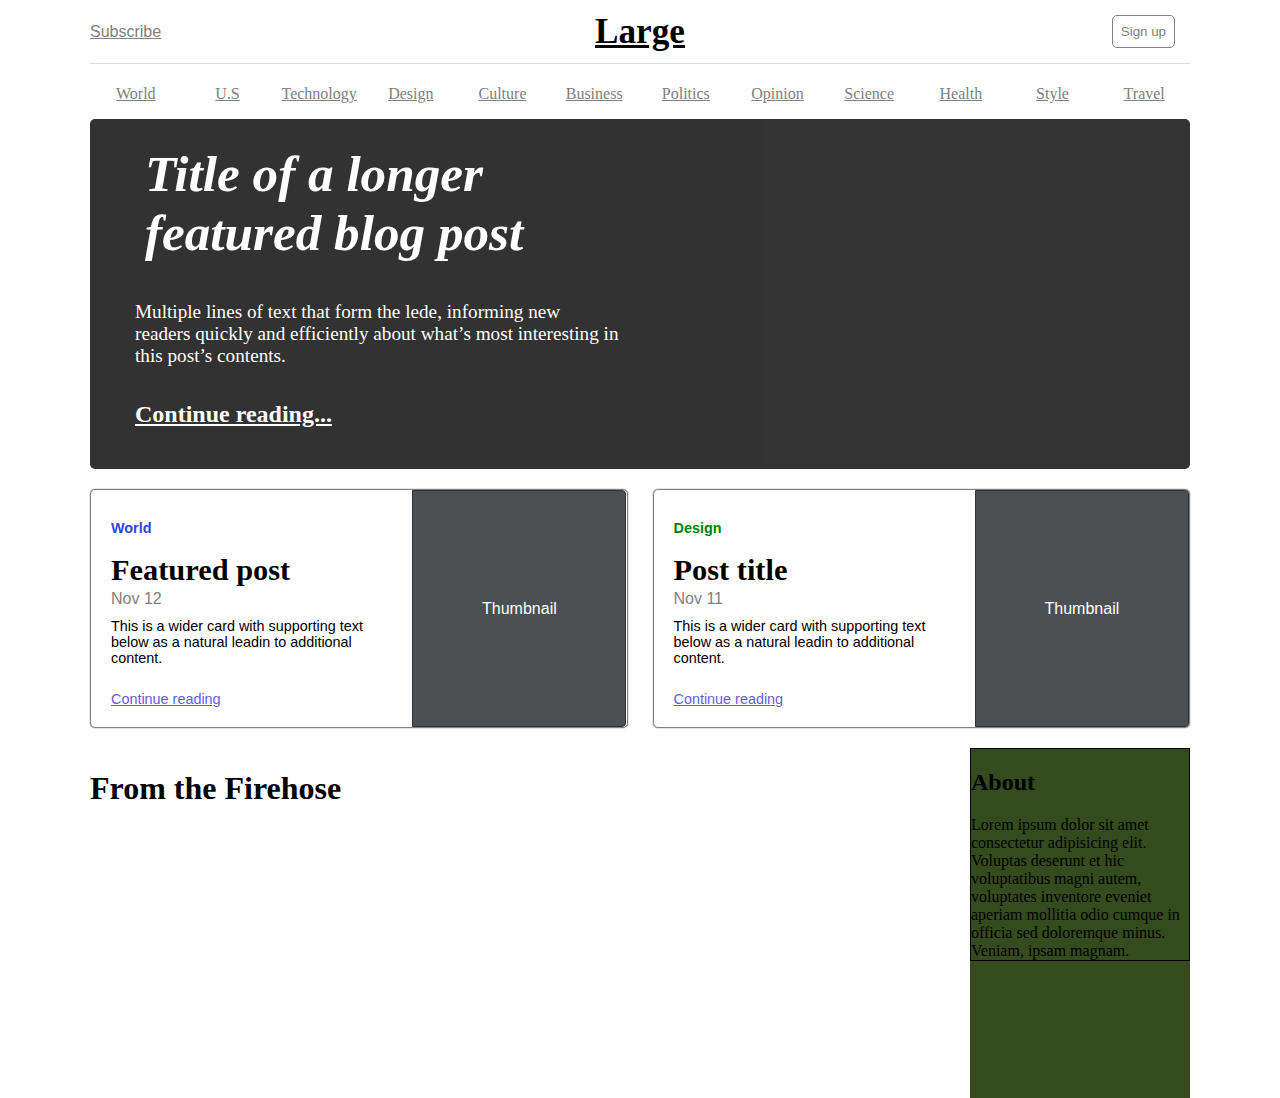
<file: index.html>
<!DOCTYPE html>
<html lang="en">
<head>
    <title>Getboot</title>
    <link rel="stylesheet" href="./style.css">
</head>
<body>
    
    <div class="container">


    <div class="container margin">

      <nav class="row placeholder3">
        <a href="#" class="column placeholder subscribe" id="example">Subscribe</a>
        <a href="#" class="column placeholder2 black">
          <strong class="">
            Large
          </strong>
        </a>

        <div class="row placeholder3t column">
       
          <a href="#">
            <i class="fas fa-search size"></i>
          </a>
        </button>
        <button class="back padding gray gap">
          Sign up
        </button>
      </div>
      </nav>
     </div>
  
      <div class="container narrow">
        <header class="row placeholder4 placeholder5">
          <a href="#" class="column placeholder6">World</a>
          <a href="#" class="column placeholder6">U.S</a>
          <a href="#" class="column placeholder6">Technology</a>
          <a href="#" class="column placeholder6">Design</a>
          <a href="#" class="column placeholder6">Culture</a>
          <a href="#" class="column placeholder6">Business</a>
          <a href="#" class="column placeholder6">Politics</a>
          <a href="#" class="column placeholder6">Opinion</a>
          <a href="#" class="column placeholder6">Science</a>
          <a href="#" class="column placeholder6">Health</a>
          <a href="#" class="column placeholder6">Style</a>
          <a href="#" class="column placeholder6">Travel</a>
        </header>
    
      </div>
  
      <div class="container margin2">
        <main class="row column back2">

           <div class="column">
            <h2 class="placeholder7 container inline width">
              Title of a longer featured blog post
            </h2>
            <p class="placeholder8 column">Multiple lines of text that form the lede, informing new readers quickly and efficiently about what’s most interesting in this post’s contents.</p>
            <p>
              <a href="#example" class="placeholder9">Continue reading...</a>
            </p>
            
           </div>
          
          <h2 class="placeholder7 container column">
          </h2>
        </main>
      </div>
  
      
       <footer class="row column footer2">

        <div class="flex">
         <div class="column max-width">
          <span class="span row column">
            World
          </span>

          <h3 class="h3 row column">
            Featured post
          </h3>

          <span class="span2 row column">
            Nov 12
          </span>

          <section class="section row column">
            This is a wider card with supporting text below as a natural leadin to additional content.
          </section>

          <a href="#" class="a row">
            Continue reading
          </a>
          
         </div>

         <div class="float">
          Thumbnail
        </div>
      </div>



      <div class="flex">
        <div class="column max-width">
         <span class="span row column design">
           Design
         </span>

         <h3 class="h3 row column title">
           Post title
         </h3>

         <span class="span2 row column">
           Nov 11
         </span>

         <section class="section row column">
           This is a wider card with supporting text below as a natural leadin to additional content.
         </section>

         <a href="#" class="a row">
           Continue reading
         </a>
         
        </div>

        <div class="float">
         Thumbnail
       </div>
     </div>
       </footer>

        <div class="column row">
<div class="column">
  <h1>From the Firehose</h1>
</div>
<aside class="aside-bottom">
  <div class="column border ">
    <h2>About</h2>
    <div>Lorem ipsum dolor sit amet consectetur adipisicing elit. Voluptas deserunt et hic voluptatibus magni autem, voluptates inventore eveniet aperiam mollitia odio cumque in officia sed doloremque minus. Veniam, ipsam magnam.</div>
  </div>

</div>
</aside>

</body>
</html>
</file>
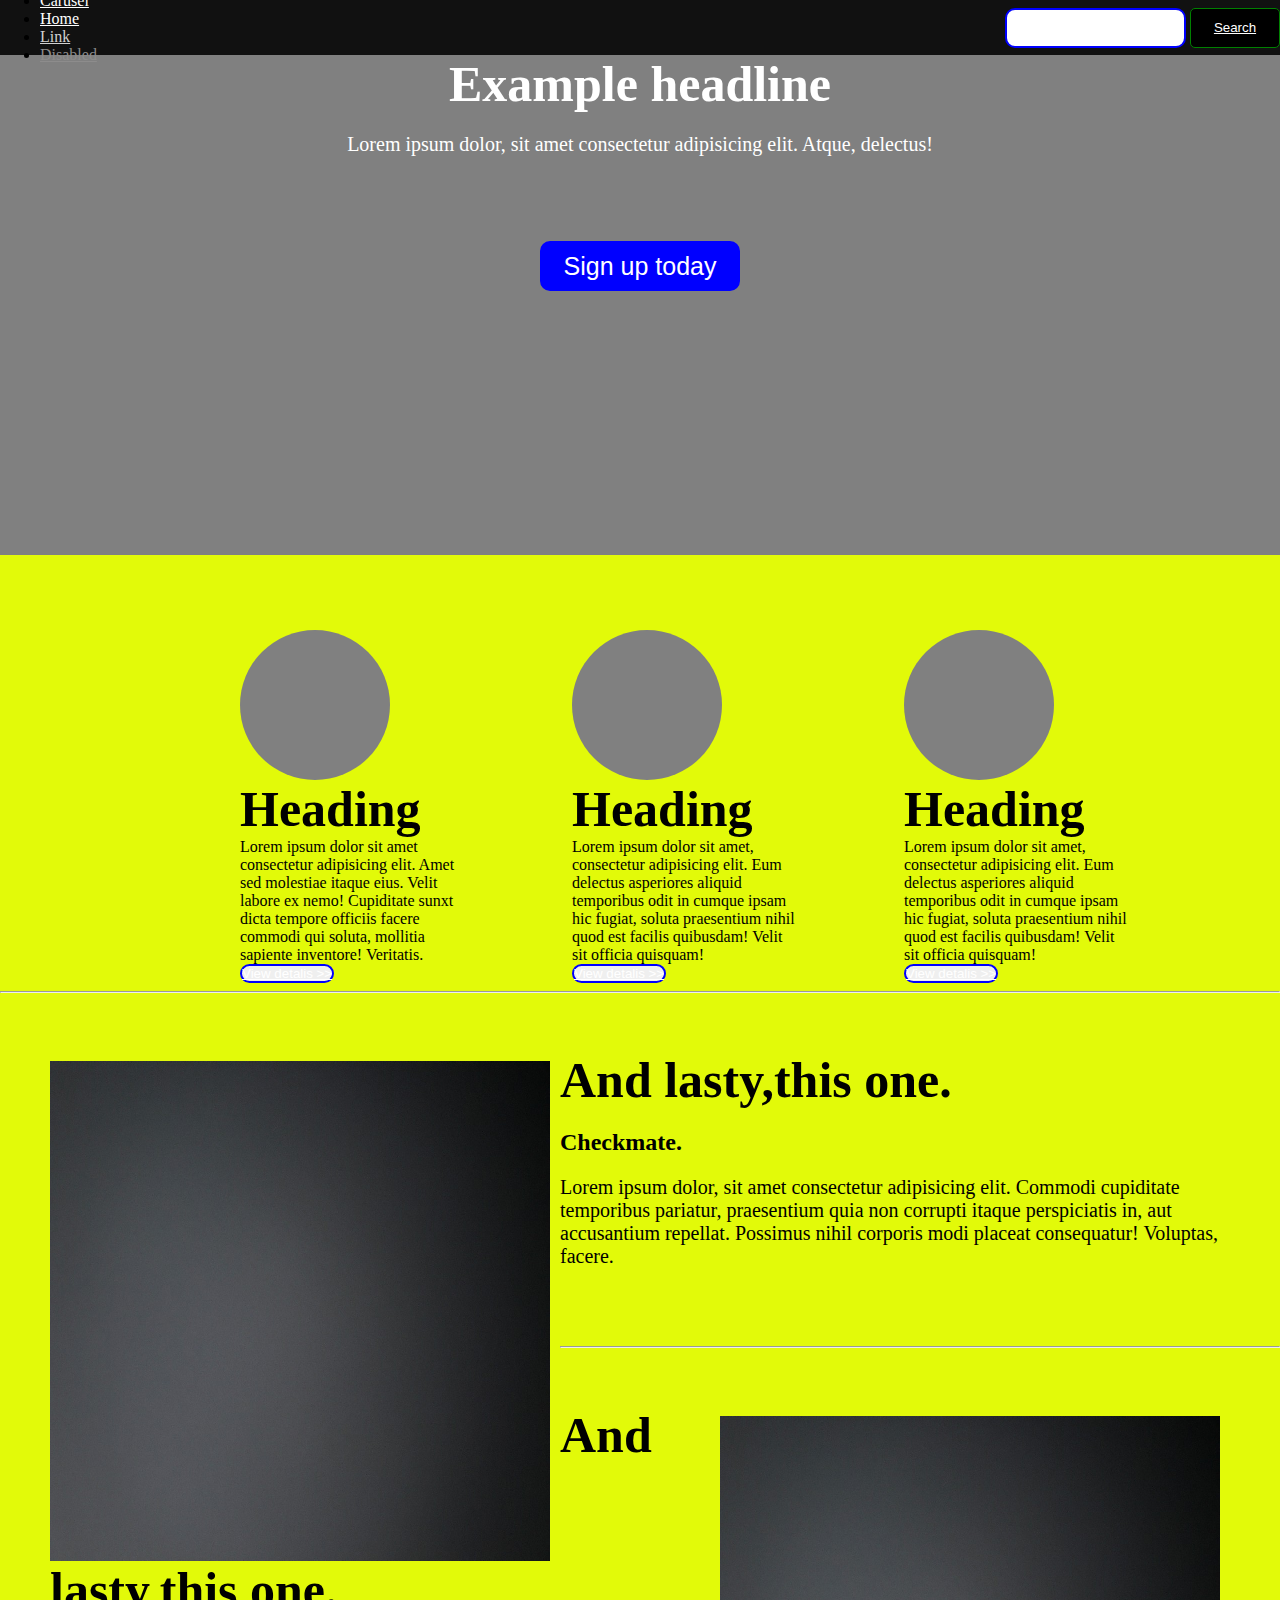
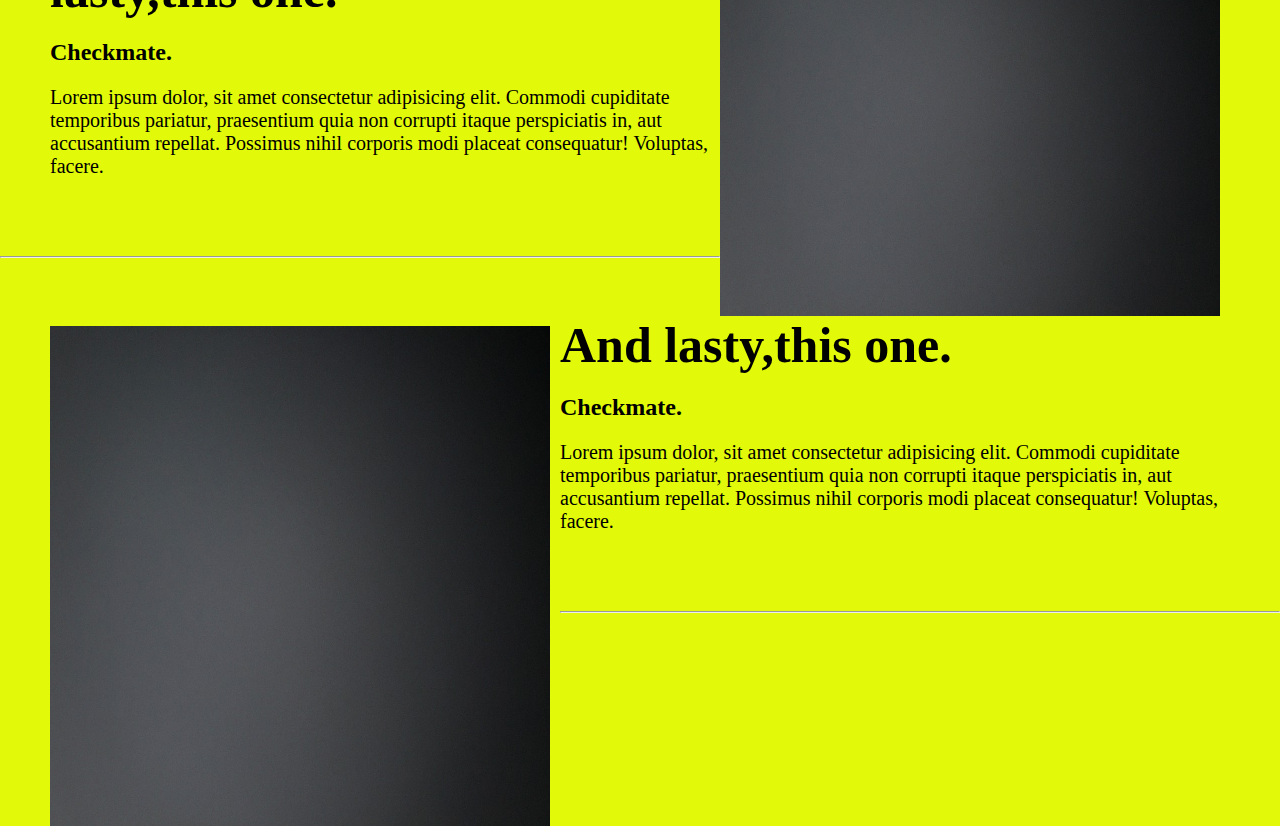
<file: class.html>
<!DOCTYPE html>
<html lang="en">
<head>
    <title>Document</title>
    <link rel="stylesheet" href="./class.css">
   
</head>
<body>
        <div class="navbar-nav">
<ul>
    <li>
        <a href="#">Carusel</a>
    </li>
    <li>
        <a href="#">Home</a>
    </li>
    <li>
        <a class="white" href="#">Link</a>
    </li>
    <li>
        <a class="gray" href="#">Disabled</a>
    </li>
</ul>
<div>
<input class="the">
    
</input>
<button class="tap">
    <a href="">Search</a>
</button>
</div>
</div>
</nav>
<header>
    <div class="x">
<div class="center">
  <h1>Example headline</h1>
<p class="">Lorem ipsum dolor, sit amet consectetur adipisicing elit. Atque, delectus!</p>
<button class="active but">Sign up today</button> 
</div>
    </div>
</header>
    <div class="container">
        <div class="row">
          <div class="col">
          
            <div class="tr"></div>
            <h1>Heading</h1>
            Lorem ipsum dolor sit amet consectetur adipisicing elit. Amet sed
            molestiae itaque eius. Velit labore ex nemo! Cupiditate sunxt dicta
            tempore officiis facere commodi qui soluta, mollitia sapiente
            inventore! Veritatis.
            <button class="button">
              <a href="">View detalis >></a>
            </button>

          </div>
 <div class="col">
            <div class="tr"></div>
            <h1>Heading</h1>
            Lorem ipsum dolor sit amet, consectetur adipisicing elit. Eum delectus
            asperiores aliquid temporibus odit in cumque ipsam hic fugiat, soluta
            praesentium nihil quod est facilis quibusdam! Velit sit officia
            quisquam!
            <button class="button">
              <a href="">View detalis >></a>
            </button>
          </div>
          <div class="col">
            <div class="tr"></div>
            <h1>Heading</h1>
            Lorem ipsum dolor sit amet, consectetur adipisicing elit. Eum delectus
            asperiores aliquid temporibus odit in cumque ipsam hic fugiat, soluta
            praesentium nihil quod est facilis quibusdam! Velit sit officia
            quisquam!
            <button class="button">
              <a href="">View detalis >></a>
            </button>
          </div>
        </div>
      </div>
<hr>
<div class="q">
<article> 
   <img  src="./Images/b2b3862ac1017aa770a23ebe21b47507.jpg" alt="#" class="width left height">
   <h1>And lasty,this one.</h1><h2>Checkmate.</h2>
    <p> Lorem ipsum dolor, sit amet consectetur adipisicing elit. Commodi cupiditate temporibus pariatur, praesentium quia non corrupti itaque perspiciatis in, aut accusantium repellat. Possimus nihil corporis modi placeat consequatur! Voluptas, facere. </p> </article>
<hr>
     <article> 
         <img src="./Images/b2b3862ac1017aa770a23ebe21b47507.jpg" alt="#" class="width right height">
          <h1>And lasty,this one.</h1><h2>Checkmate.</h2>
          <p> Lorem ipsum dolor, sit amet consectetur adipisicing elit. Commodi cupiditate temporibus pariatur, praesentium quia non corrupti itaque perspiciatis in, aut accusantium repellat. Possimus nihil corporis modi placeat consequatur! Voluptas, facere. </p>
         </article>
         <hr>
         <article>
         <img src="./Images/b2b3862ac1017aa770a23ebe21b47507.jpg" alt="#" class="width left height">
         <h1>And lasty,this one.</h1><h2>Checkmate.</h2>
         <p> Lorem ipsum dolor, sit amet consectetur adipisicing elit. Commodi cupiditate temporibus pariatur, praesentium quia non corrupti itaque perspiciatis in, aut accusantium repellat. Possimus nihil corporis modi placeat consequatur! Voluptas, facere. </p> </article>
 
        </div>
        <hr>
        <footer>

        </footer>
          
</body>
</html>
</file>
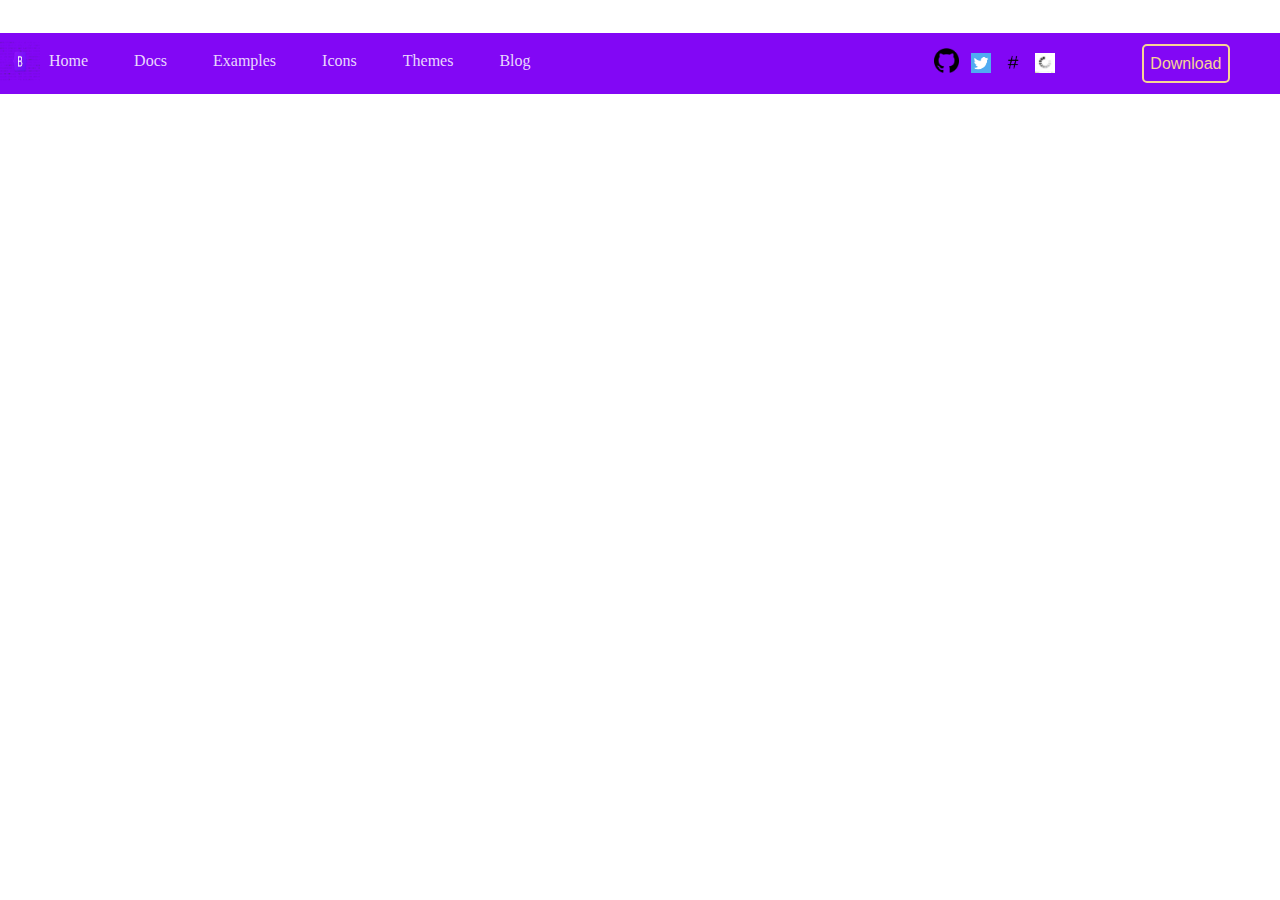
<file: gfcghfv.html>
<!DOCTYPE html>
<html lang="en">

<head>
    <meta charset="UTF-8">
    <meta http-equiv="X-UA-Compatible" content="IE=edge">
    <meta name="viewport" content="width=device-width, initial-scale=1.0">
    <title>Examples.bootstrap</title>
    <link rel="stylesheet" href="home.css">
</head>
<body>
    <header>
        <nav class="navbar navbar-fixed navbar-red">
            <img class="ex001" src="./Images/bootstrap-icons.png" alt="" width="40" height="40">
            <ul>
                <li><a href="#">Home</a></li>
                <li><a href="#">Docs</a></li>
                <li><a href="#">Examples</a></li>
                <li><a href="#">Icons</a></li>
                <li><a href="#">Themes</a></li>
                <li><a href="#">Blog</a></li>
                <button class="bot-orange">Download</button>
            </ul>
            <div class="ex55">
                <img src="./Images/25231.png" width="25" height="25" alt="">
                <img src="./Images/Без названия.png" alt="" width="20" height="20">
                <img src="./Images/Number_sign.svg.png" alt="" width="20" height="20">
                <img src="./Images/загрузка-знака-ж-ать-на-значке-интернета-п-оском-сти-е-83191929.jpg" alt="" width="20" height="20">
            </div>
        </nav>
    </header>
    
</body>

</html>
</file>
<file: style.css>
body {
    margin: 0;
  }
* {
    box-sizing: border-box;
}
  .placeholder {
    color: white;
    font-weight: bold;
    font-family: 'Segoe UI', Tahoma, Geneva, Verdana, sans-serif;
    font-size: 1.3rem;
    display: flex;
    align-items: center;
    justify-content: center;
    text-transform: uppercase;
  }
  .placeholder2 {
    color: white;
    font-weight: bold;
    font-size: 2.2rem;
    display: flex;
    align-items: center;
    justify-content: center;
    text-transform: capitalize;
  }
  .placeholder3 {
    color: white;
    font-weight: bold;
    font-size: 2.2rem;
    display: flex;
    align-items: center;
    
    text-transform: capitalize;
    background-color: white;
    border-bottom: 1px solid rgb(235, 215, 215);
    justify-content: center;
    justify-content: space-between;
  }
  .placeholder3t {
    justify-content: flex-end;
  }
  .placeholder4 {
    background-color: white;
  }
  .placeholder5 {
    color: white;
    font-weight: 100;
    font-size: 1rem;
    display: flex;
    align-items: center;
    justify-content: center;
    text-transform: capitalize;
  }
  .margin2 {
    margin: -35px 0 0 0;
    border-radius: 5px;
  }
  .narrow {
    max-height: 55px;
  }
  .placeholder6 {
    font-weight: 100;
    font-size: 1rem;
    display: flex;
    align-items: center;
    justify-content: center;
    text-transform: capitalize;
    color: grey;
    padding: 0 0.5rem;
    margin: -90px 0 0 0;
  }
  .placeholder7 {
    color: white;
    font-weight: bold;
    
    font-style: italic;
    font-size: 3.2rem;
    display: flex;
    align-items: center;
    justify-content: center;
    margin: 15px;
  }
  .placeholder8 {
    color: white;
    font-size: 1.2rem;
    display: flex;
    align-items: center;
    justify-content: center;
    padding: 20px;
    padding-left: 45px;
  }
  .placeholder9 {
    font-weight: bold;
    color: white;
    font-size: 1.5rem;
    display: flex;
    align-items: center;
    justify-content: left;
    padding: 20px;
    padding-left: 45px;
    margin-top: -25px;
  }
  .footer2 {
    background-color: white;
    padding: 10px 0;
    margin: 10px 0;
    display: flex;
    gap: 25px;
  }
  .span {
    color: rgb(48, 67, 238);
    font-weight: bold;
    font-size: 0.9rem;
    font-family: Verdana, Geneva, Tahoma, sans-serif;
    padding: 20px;
    padding-bottom: 5px;
    padding-top: 15px;
    margin-top: 15px;
  }
  .h3 {
    font-size: 1.9rem;
    font-weight: bold;
    padding: 20px;
    padding-top: 5px;
    margin-top: -1px;
    line-height: 50px;
  }
  .span2 {
    color: gray;
    padding: 20px;
    margin-top: -75px;
    font-size: 1rem;
    font-family: Verdana, Geneva, Tahoma, sans-serif;
  }
  .section {
    font-family: Verdana, Geneva, Tahoma, sans-serif;
    font-size: 0.9rem;
    padding: 20px;
    margin-top: -30px;
    margin-bottom: -15px;
  }
  .a {
    color: rgb(94, 94, 226);
    padding: 20px;
    font-family: Verdana, Geneva, Tahoma, sans-serif;
    font-size: 0.9rem;
  }
  .float {
    border: 1px solid black;
    float: right;
    width: 40%;
    border-top-right-radius: 4px;
    border-bottom-right-radius: 4px;
    text-align: center;
    display: flex;
    justify-content: center;
    align-items: center;
    font-size: 1rem;
    font-family: Verdana, Geneva, Tahoma, sans-serif;
    color: white;
    background-color: rgb(33, 37, 41);
    opacity: 0.8;
  }
  .max-width {
    max-width: 60%;
   
  }
  .flex {
    display: flex;
    border: 1px solid gray;
    max-width: 550px;
    border-radius: 5px;
    box-shadow: 0 0 1px black;
  }
  .design {
    color: green;
  }
  .title {
    flex-wrap: wrap;
  }
  .back2 {
    background-color: rgb(0, 0, 0);
    opacity: 0.8;
    border-radius: 5px;
  }
  .inline {
    flex-wrap: wrap;
  }
  .width {
    padding-top: 25px;
    gap: 15px;
    width: 80%;
    flex-grow: 1;
  }
  .black {
    color: black;
  }
  .black:hover {
    text-decoration: none;
  }
  .subscribe {
    font-size: 1rem;
    text-transform: capitalize;
    font-weight: 100;
    color: gray;
    justify-content: flex-start;
  }
  .gap {
    cursor: pointer;
  }
  
  .back {
    background-color: white;
  }
  .border {
    border: none;
  border: solid 1px;
  }
  .size {
    font-size: 20px;
    color: gray;
    font-weight: 100;
  }
  .padding {
    padding: 8px;
    border: 1px solid gray;
    border-radius: 5px;
    color: gray;
    text-decoration: none;
    margin: 15px;
  }
  .padding:hover {
    background-color: grey;
    color: white;
    cursor: pointer;
  }
  nav {
    background-color: tomato;
    min-height: 60px;
  }
  header {
    background-color: burlywood;
    min-height: 150px;
  }
  
  main {
    background-color: rgb(94, 83, 70);
    min-height: 350px;
  }
  
  aside {
    background-color: rgb(52, 75, 29);
    min-height: 350px;
  }
  
  footer {
    background-color: cadetblue;
    min-height: 80px;
  }
  .row {
    display: flex;
  }
  
  .column {
  
    flex: 1 0 0;
  

  }
  
  .container {
    max-width: 1100px;
    margin: 0 auto;
  }
.align-left {
  text-align: left;
}
.left {
  display: flex;

}
.aside-bottom {
  width: 20%;
}
</file>
<file: class.css>
:root {
    --primery: blue ;
    --bg-color: rgb(226, 250, 9);
    --main-padding: .5rem;
}


body {
    margin: 0;
    background: var(--bg-color);
}
a {
    color: var(--primery);
}
input {
    padding:  var(--primery);
    border-radius: 1rem;
    border: 2px solid var(--primery);
}
button {
     padding:  var(--primery);
    border-radius: 1rem;
    border: 2px solid var(--primery);
}


* {
    box-sizing: border-box;
}
.container {
max-width: 980px;
margin: 0 auto;

}
.row {
display: flex;
margin: 0 -.5rem;
}
.col {
flex: 1 0 0;
margin-left: 90px;
}
[class^="col"] {
    padding: 0 .5rem;
}
.col-auto {
    flex: 1 0 0;
}
.tr {
border-radius: 100px;
width: 150px;
height: 150px;
background-color: gray;

}
.tr-2 {
    width: 315px;
    height: 200px;
    text-align: center;
    background-color: rgb(56, 55, 55);
  color: white;
}
a {

}
.border {
    border: 0.7px solid black;
 
}
.flex {
    display: flex;
    justify-content: space-between;
}
span {
    padding: 10px;
}
.div-1 {
    width: 350px;
    height: 410px;
    background-color: green;
    color: white;
}
.why {
    padding-top: 10px;
    padding-right: 10px;
    padding-left: 15px;
    padding-bottom: 15px;
}
.navbar {

}

.navbar ul {
  padding: 0;
  margin: 0;
  list-style-type: none;
}
.navbar ul li  {
  display: inline-flex;
}
.navbar ul li {
 
 padding: 10px 15px;
 text-decoration: none;
 display: inline-block;
 font-family: 'M PLUS 2', sans-serif;
}
.navbar a{
  text-decoration: none;
  font-weight: 400;
  font-style: normal;
  font-family: 'Libre Franklin', sans-serif;
  cursor: pointer;
}
nav {
    color: black;
}
.gray { 
    color: rgb(141, 140, 140);
}
.white {
    color: rgb(209, 209, 209);
}
.navbar-nav {
    display: flex;
    flex-wrap: inherit;
    align-items: center;
    justify-content: space-between;
    background-color: rgb(17, 17, 17);
    width: 100%;
    height: 55px;
}
.tap {
    height: 40px;
    border-radius: 5px;
    border: solid 1px green;
    background-color: black;
    width: 90px;
}
a {
    color: white;
}
.the {
    height:40px ;
    border-radius: 10px;
}
.but {
    width: 200px;
    height: 65px;
    margin: 65px;
    text-align: left;
}
.x {
width: 100%;
height: 500px;
background-color: gray;
margin-bottom: 75px;
text-align: center;
color: white;
justify-content: space-between;
}
h1{
    font-size: 50px;
    margin: 0;

}
p {
    font-size: 20px;
}
.active {
    background-color: blue;
    justify-content: space-between;
    border-radius: 10px;
}
.but {
    height: 50px;
    text-align: center;
    font-size: 25px;
    color: white;
    justify-content: space-between;
}
.center {
    justify-content: space-between;
}
.text-right {
    text-align: right;
  }
  .left {
    float: left;
    margin-right: 10px;
    margin-top: 10px;
  }
  .right {
    float: right;
    margin-right: 10px;
    margin-top: 10px;
  }
  article {
      padding: 50px;
  }
  
  
  
  .width {
    width: 500px;
  }
.height {
    height: 500px;
}
</file>
<file: home.css>
body {
    margin: 0;
  }
  * {
    box-sizing: border-box;
  }
  ul {
    display: flex;
    list-style-type: none;
    padding: 11px;
    font-size: 15px;
    background-color: rgb(130, 7, 245);
  }
  .navbar {
    margin-top: 0;
  }
  
  .navbar a {
    display: inline-block;
    border-color: blue;
    text-decoration: none;
    padding: 8px;
    border-bottom: 5px solid transparent;
    color: #ffffffd9;
    font-size: 16px;
    margin-left: 30px;
  }
  .navbar.navbar-fixed {
    position: sticky;
    top: 0;
    left: 0;
    right: 0;
  }
  .navbar.navbar-red a:hover {
    color: white;
  }
  .ex001 {
    margin-bottom: -67px;
  }
  .ex002 {
    margin-top: 6px;
  }
  button {
    margin-left: 48%;
    font-size: 16px;
    border: rgb(247, 212, 147) solid 2px;
    border-radius: 5px;
    background-color: rgb(130, 7, 245);
    color: rgb(247, 212, 147);
  }
  .bot-orange:hover {
    background-color: rgb(247, 212, 147);
    color: black;
  }
  .ex55 {
    margin-left: 73%;
    margin-top: -61px;
  }
  img:hover{
    border: white transparent 3px;
    border-radius: 5px;
    background-color: white;
  }
  img{
    margin-right: 8px;
  }
</file>
